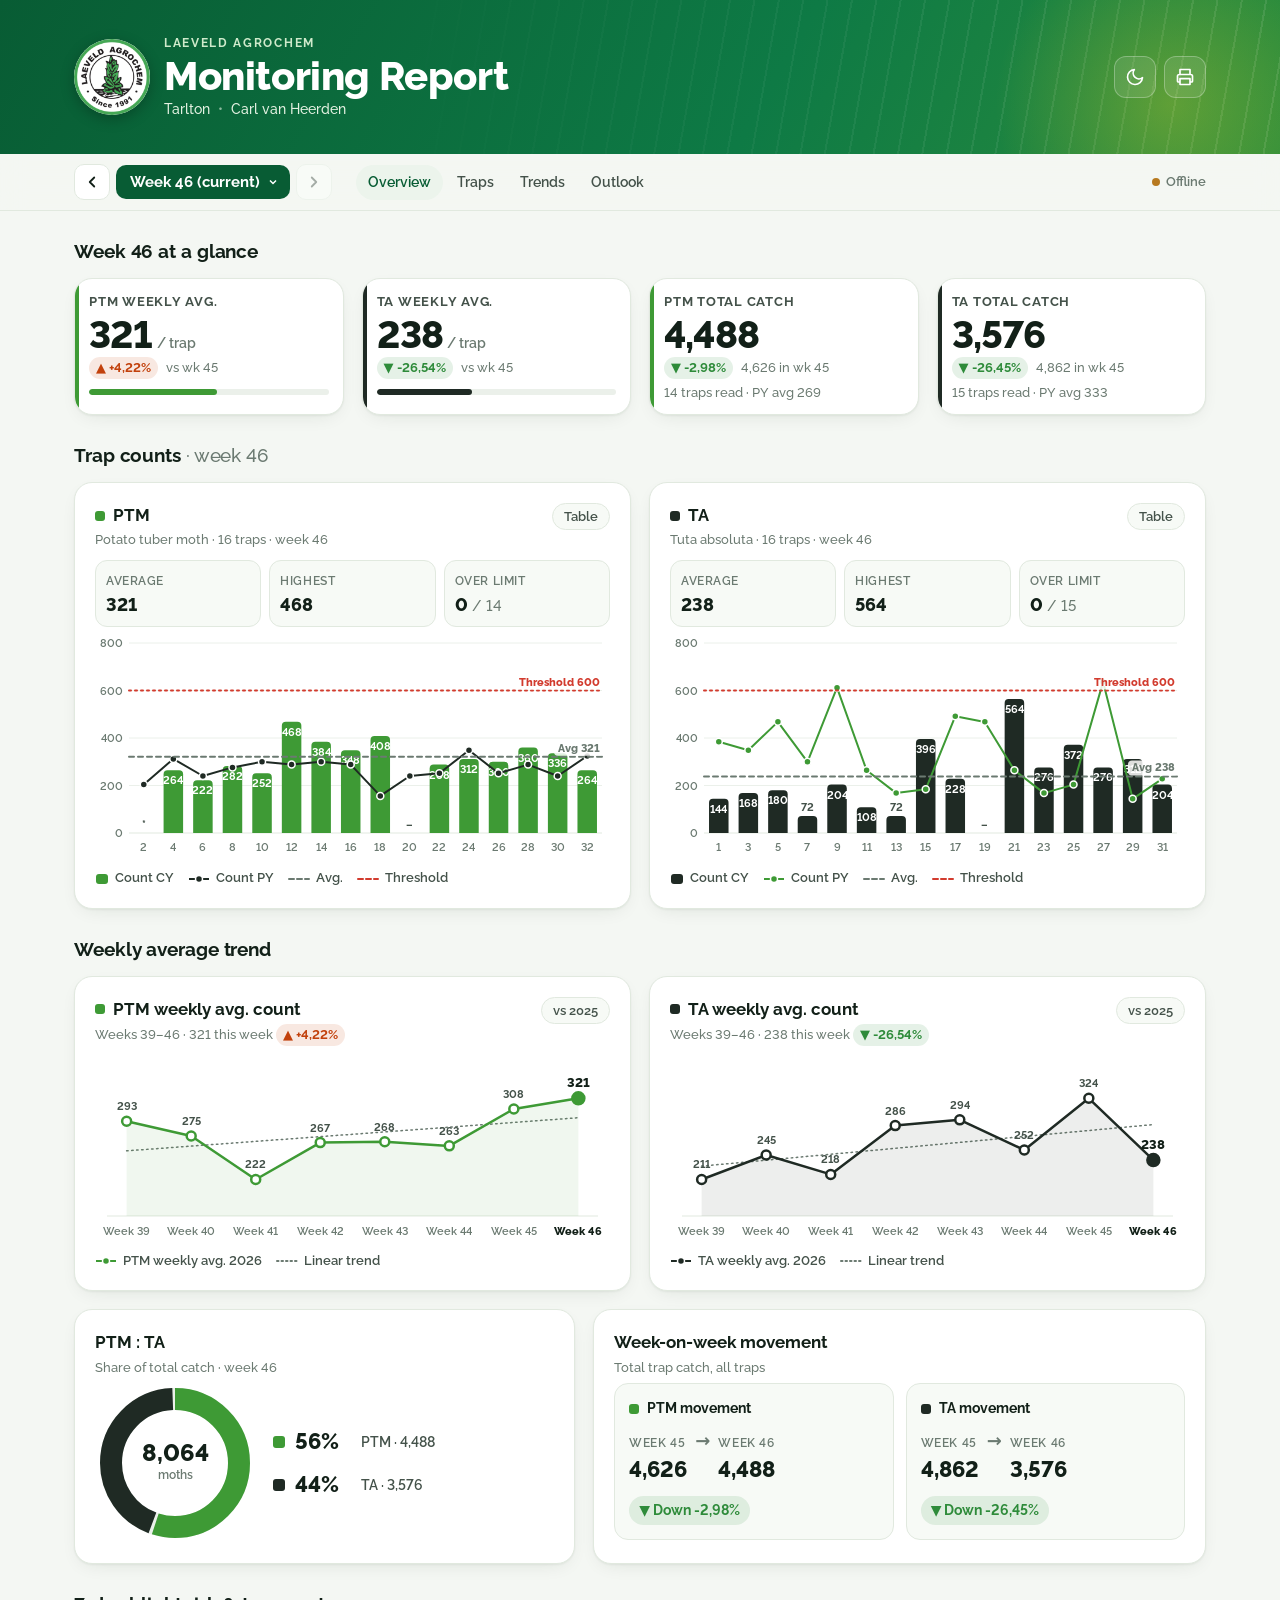
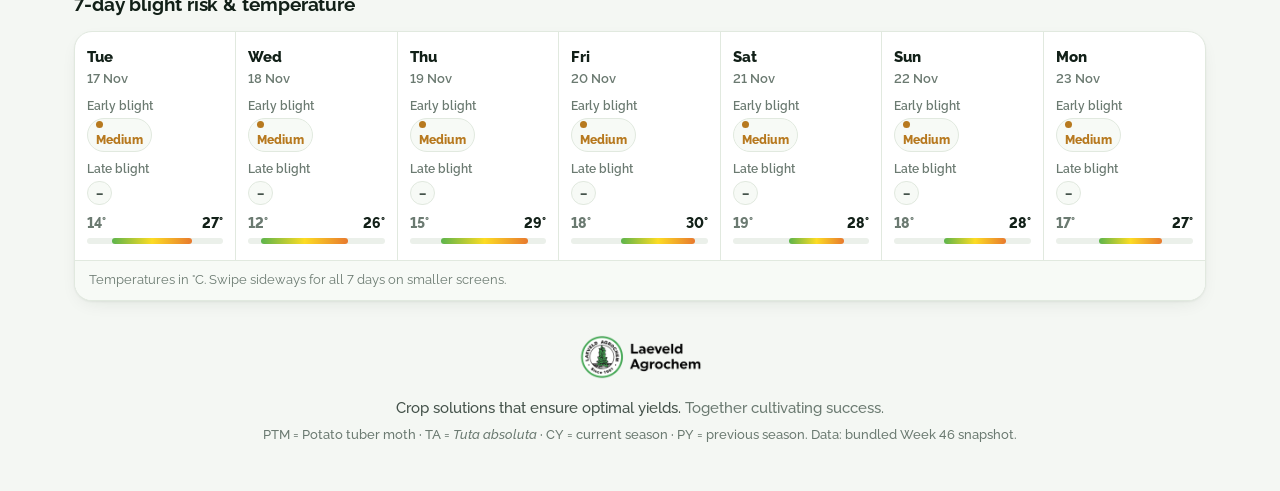
<file: index.html>
<!doctype html>
<html lang="en">
<head>
<meta charset="utf-8">
<meta name="viewport" content="width=device-width, initial-scale=1, viewport-fit=cover">
<title>LAC Monitoring Report</title>
<meta name="description" content="Laeveld Agrochem weekly pest-trap monitoring report – PTM and Tuta absoluta counts, trends and blight outlook.">
<meta name="theme-color" content="#085C34">
<link rel="icon" href="logo-badge.png">
<link rel="apple-touch-icon" href="logo-badge.png">
<link rel="preconnect" href="https://fonts.googleapis.com">
<link rel="preconnect" href="https://fonts.gstatic.com" crossorigin>
<link href="https://fonts.googleapis.com/css2?family=Raleway:wght@400;500;600;700;800&display=swap" rel="stylesheet">
<link rel="stylesheet" href="styles.css?v=202611161415">
</head>
<body>
<a class="skip" href="#main">Skip to report</a>

<header class="hero">
  <div class="hero__rows" aria-hidden="true"></div>
  <div class="wrap hero__inner">
    <div class="brand">
      <img class="brand__badge" src="logo-badge.png" alt="Laeveld Agrochem, since 1991" width="64" height="64">
      <div>
        <p class="eyebrow" id="company">Laeveld Agrochem</p>
        <h1 id="title">Monitoring Report</h1>
        <p class="hero__meta"><span id="region">Tarlton</span><span class="dot" aria-hidden="true">•</span><span id="rep">Carl van Heerden</span></p>
      </div>
    </div>
    <div class="hero__actions">
      <button class="iconbtn" id="themeBtn" type="button" aria-label="Toggle dark mode" title="Toggle dark mode">
        <svg viewBox="0 0 24 24" width="20" height="20" aria-hidden="true"><path d="M21 12.8A9 9 0 1 1 11.2 3a7 7 0 0 0 9.8 9.8Z" fill="none" stroke="currentColor" stroke-width="2" stroke-linejoin="round"/></svg>
      </button>
      <button class="iconbtn" id="printBtn" type="button" aria-label="Print or save as PDF" title="Print / save as PDF">
        <svg viewBox="0 0 24 24" width="20" height="20" aria-hidden="true"><path d="M6 9V3h12v6M6 18H4a1 1 0 0 1-1-1v-6a2 2 0 0 1 2-2h14a2 2 0 0 1 2 2v6a1 1 0 0 1-1 1h-2M6 14h12v7H6z" fill="none" stroke="currentColor" stroke-width="2" stroke-linejoin="round"/></svg>
      </button>
    </div>
  </div>
</header>

<div class="weekbar" id="weekbar">
  <div class="wrap weekbar__inner">
    <div class="weekpicker" role="group" aria-label="Report week">
      <button class="iconbtn iconbtn--sm" id="prevWeek" type="button" aria-label="Previous week">
        <svg viewBox="0 0 24 24" width="18" height="18" aria-hidden="true"><path d="m15 18-6-6 6-6" fill="none" stroke="currentColor" stroke-width="2.4" stroke-linecap="round" stroke-linejoin="round"/></svg>
      </button>
      <label class="sr" for="weekSel">Report week</label>
      <select id="weekSel"></select>
      <button class="iconbtn iconbtn--sm" id="nextWeek" type="button" aria-label="Next week">
        <svg viewBox="0 0 24 24" width="18" height="18" aria-hidden="true"><path d="m9 18 6-6-6-6" fill="none" stroke="currentColor" stroke-width="2.4" stroke-linecap="round" stroke-linejoin="round"/></svg>
      </button>
    </div>
    <nav class="tabs" aria-label="Report sections">
      <a href="#overview" class="is-active">Overview</a>
      <a href="#traps">Traps</a>
      <a href="#trends">Trends</a>
      <a href="#outlook">Outlook</a>
    </nav>
    <p class="source" id="source" aria-live="polite"><span class="source__dot"></span><span class="source__txt">Loading…</span></p>
  </div>
</div>

<main id="main" class="wrap">

  <section id="overview" class="section" aria-labelledby="ov-h">
    <h2 id="ov-h" class="section__title">Week <span data-week></span> at a glance</h2>
    <div class="kpis" id="kpis"></div>
  </section>

  <section id="traps" class="section" aria-labelledby="tr-h">
    <h2 id="tr-h" class="section__title">Trap counts <span class="muted">· week <span data-week></span></span></h2>
    <div class="grid2">
      <article class="card" id="card-PTM"></article>
      <article class="card" id="card-TA"></article>
    </div>
  </section>

  <section id="trends" class="section" aria-labelledby="tn-h">
    <h2 id="tn-h" class="section__title">Weekly average trend</h2>
    <div class="grid2 grid2--trend">
      <article class="card" id="trend-PTM"></article>
      <article class="card" id="trend-TA"></article>
    </div>
    <div class="grid2 grid2--split">
      <article class="card" id="ratio"></article>
      <article class="card" id="movement"></article>
    </div>
  </section>

  <section id="outlook" class="section" aria-labelledby="ol-h">
    <h2 id="ol-h" class="section__title">7-day blight risk &amp; temperature</h2>
    <article class="card card--flush" id="forecast"></article>
  </section>

  <footer class="foot">
    <img src="logo.png" alt="Laeveld Agrochem" width="175" height="50" class="foot__logo">
    <p>Crop solutions that ensure optimal yields. <span class="muted">Together cultivating success.</span></p>
    <p class="muted small">PTM = Potato tuber moth · TA = <i>Tuta absoluta</i> · CY = current season · PY = previous season. <span id="srcFoot"></span></p>
  </footer>
</main>

<div class="tip" id="tip" role="tooltip" hidden></div>

<script src="config.js?v=202611161415"></script>
<script src="data/snapshot.js?v=202611161415"></script>
<script src="lib.js?v=202611161415"></script>
<script src="app.js?v=202611161415"></script>
</body>
</html>
</file>
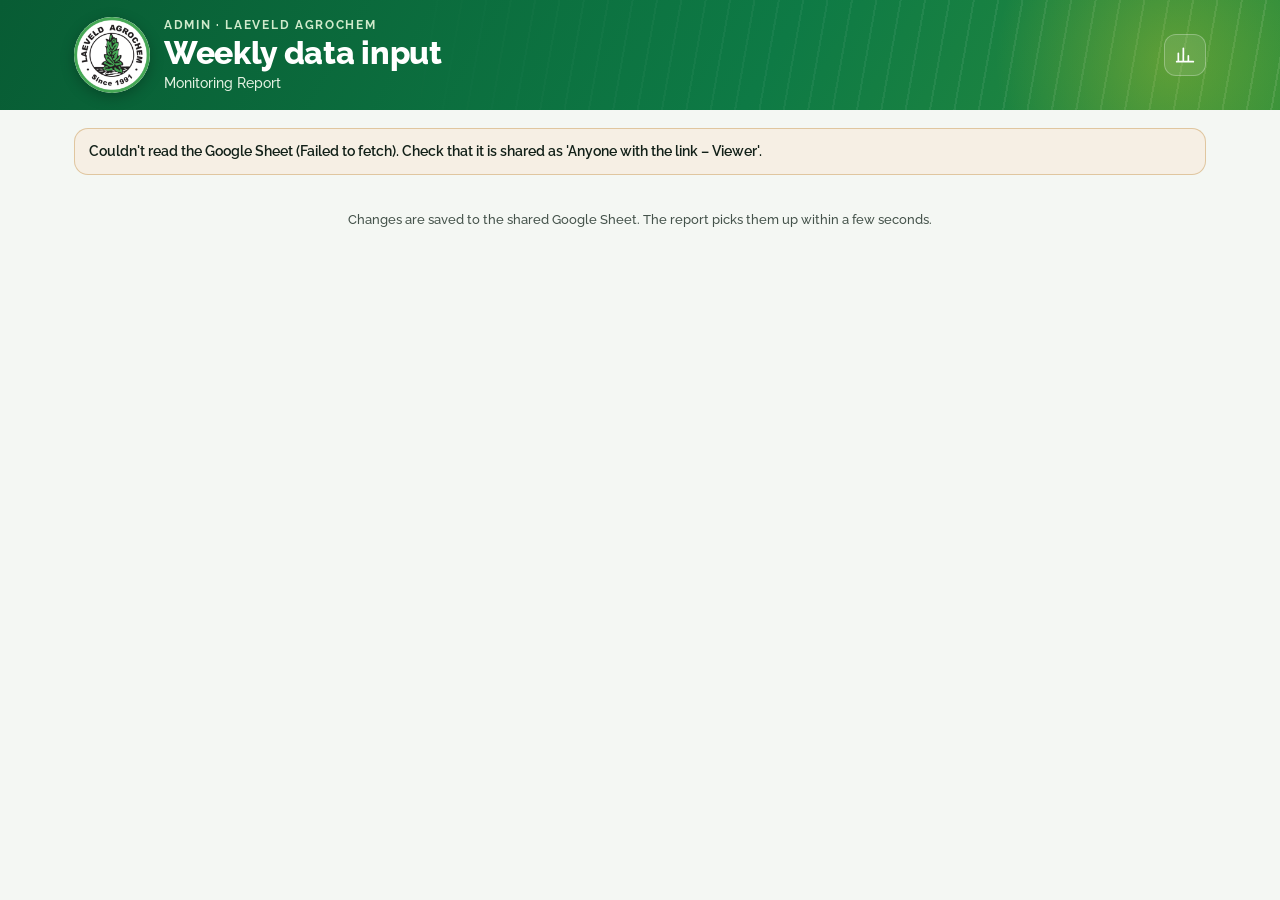
<file: input/index.html>
<!doctype html>
<html lang="en">
<head>
<meta charset="utf-8">
<meta name="viewport" content="width=device-width, initial-scale=1, viewport-fit=cover">
<title>LAC Data Input</title>
<meta name="robots" content="noindex, nofollow">
<meta name="theme-color" content="#085C34">
<link rel="icon" href="../logo-badge.png">
<link rel="preconnect" href="https://fonts.googleapis.com">
<link rel="preconnect" href="https://fonts.gstatic.com" crossorigin>
<link href="https://fonts.googleapis.com/css2?family=Raleway:wght@400;500;600;700;800&display=swap" rel="stylesheet">
<link rel="stylesheet" href="../styles.css?v=202611161415">
<link rel="stylesheet" href="input.css?v=202611161415">
</head>
<body class="admin">
<a class="skip" href="#main">Skip to form</a>

<header class="hero hero--slim">
  <div class="hero__rows" aria-hidden="true"></div>
  <div class="wrap hero__inner">
    <div class="brand">
      <img class="brand__badge" src="../logo-badge.png" alt="Laeveld Agrochem, since 1991" width="56" height="56">
      <div>
        <p class="eyebrow">Admin · Laeveld Agrochem</p>
        <h1>Weekly data input</h1>
        <p class="hero__meta" id="who">Monitoring Report</p>
      </div>
    </div>
    <div class="hero__actions">
      <a class="iconbtn" href="../" title="Open the report" aria-label="Open the report">
        <svg viewBox="0 0 24 24" width="20" height="20" aria-hidden="true"><path d="M4 20V10M10 20V4M16 20v-7M22 20H2" fill="none" stroke="currentColor" stroke-width="2" stroke-linecap="round"/></svg>
      </a>
      <button class="iconbtn" id="lockBtn" type="button" title="Lock" aria-label="Lock the input page" hidden>
        <svg viewBox="0 0 24 24" width="20" height="20" aria-hidden="true"><rect x="4" y="11" width="16" height="10" rx="2" fill="none" stroke="currentColor" stroke-width="2"/><path d="M8 11V7a4 4 0 0 1 8 0v4" fill="none" stroke="currentColor" stroke-width="2"/></svg>
      </button>
    </div>
  </div>
</header>

<main id="main" class="wrap">

  <!-- Gate: passcode -->
  <section id="gate" class="gate card" hidden>
    <h2 class="section__title" id="gateTitle">Unlock data input</h2>
    <p class="card__sub" id="gateSub">Enter the admin passcode to add or edit weekly data.</p>
    <form id="gateForm" class="gate__form" autocomplete="off">
      <label class="field"><span>Passcode</span><input type="password" id="pass1" autocomplete="current-password" required minlength="8"></label>
      <label class="field" id="pass2wrap" hidden><span>Confirm passcode</span><input type="password" id="pass2" autocomplete="new-password" minlength="8"></label>
      <button class="btn btn--primary" type="submit" id="gateBtn">Unlock</button>
      <p class="formmsg" id="gateMsg" role="alert"></p>
    </form>
  </section>

  <section id="notice" class="notice" hidden></section>

  <!-- Editor -->
  <form id="editor" class="editor" hidden novalidate>
    <div class="toolbar card">
      <div class="seg" role="radiogroup" aria-label="Season">
        <label><input type="radio" name="season" value="CY" checked><span id="segCY">2026</span></label>
        <label><input type="radio" name="season" value="PY"><span id="segPY">2025</span></label>
      </div>
      <label class="field field--inline"><span>Week</span>
        <select id="weekSel"></select>
      </label>
      <label class="field field--inline" id="newWeekWrap" hidden><span>New week no.</span>
        <input id="newWeek" type="number" inputmode="numeric" min="1" max="53" step="1">
      </label>
      <p class="toolbar__state" id="modeTxt"></p>
      <button class="btn btn--danger" type="button" id="deleteBtn" hidden>
        <svg viewBox="0 0 24 24" width="16" height="16" aria-hidden="true"><path d="M4 7h16M9 7V4h6v3M6 7l1 13h10l1-13M10 11v6M14 11v6" fill="none" stroke="currentColor" stroke-width="2" stroke-linecap="round" stroke-linejoin="round"/></svg>
        <span id="deleteTxt">Delete week</span>
      </button>
    </div>

    <div class="cols">
      <div class="cols__main">
        <section class="section" aria-labelledby="h-traps">
          <h2 class="section__title" id="h-traps">Trap counts <span class="muted" id="trapsWeek"></span></h2>
          <p class="hint">Enter each trap's moth count. Leave a trap blank if it was not read. The grey number is last week's count.</p>
          <div class="grid2" id="trapGroups"></div>
        </section>

        <section class="section" aria-labelledby="h-fc" id="fcSection">
          <h2 class="section__title" id="h-fc">Blight risk &amp; temperature <span class="muted">· 7-day outlook</span></h2>
          <p class="hint">Change the first date and the other days follow. Temperatures are in °C.</p>
          <div class="card card--flush">
            <div class="fcin" id="fcRows" role="table" aria-label="7-day outlook"></div>
          </div>
        </section>
      </div>

      <aside class="cols__side" aria-label="Live calculations">
        <div class="card summary" id="summary"></div>
      </aside>
    </div>

    <div class="savebar">
      <div class="wrap savebar__inner">
        <label class="check"><input type="checkbox" id="setCurrent" checked> <span>Show this week first in the report</span></label>
        <p class="savebar__status" id="status" aria-live="polite"></p>
        <button class="btn btn--ghost" type="button" id="resetBtn">Discard changes</button>
        <button class="btn btn--primary" type="submit" id="saveBtn">Save week</button>
      </div>
    </div>
  </form>

  <p class="foot small muted">Changes are saved to the shared Google Sheet. The report picks them up within a few seconds.</p>
</main>

<dialog class="modal" id="delDlg" aria-labelledby="delTitle" aria-describedby="delBody">
  <form method="dialog" class="modal__inner">
    <div class="modal__icon" aria-hidden="true">
      <svg viewBox="0 0 24 24" width="26" height="26"><path d="M12 9v4M12 17h.01M10.3 3.9 1.8 18a2 2 0 0 0 1.7 3h17a2 2 0 0 0 1.7-3L13.7 3.9a2 2 0 0 0-3.4 0Z" fill="none" stroke="currentColor" stroke-width="2" stroke-linecap="round" stroke-linejoin="round"/></svg>
    </div>
    <h2 id="delTitle">Are you sure you want to delete Week #?</h2>
    <p id="delBody"></p>
    <p class="formmsg" id="delMsg" role="alert"></p>
    <div class="modal__actions">
      <button class="btn btn--ghost" value="cancel" id="delCancel" autofocus>Cancel</button>
      <button class="btn btn--danger btn--solid" type="button" id="delConfirm">Delete week</button>
    </div>
  </form>
</dialog>

<div class="toast" id="toast" role="status" hidden></div>

<script src="../config.js?v=202611161415"></script>
<script src="../lib.js?v=202611161415"></script>
<script src="admin.js?v=202611161415"></script>
</body>
</html>
</file>
<file: styles.css>
/* Laeveld Agrochem brand tokens (from laeveld.co.za global kit) */
:root{
  --forest:#085C34; --leaf:#5CB44C; --mint:#ECF4EC; --sun:#FCDC24;
  --bg:#F4F7F3; --surface:#FFFFFF; --surface-2:#F7FAF6; --line:#E1E9DF; --grid:#EBF0EA;
  --ink:#122018; --ink-2:#44524A; --ink-3:#6B7A71;
  --ptm:#3E9A35; --ptm-soft:#DCEFD7; --ta:#1F2A24; --ta-soft:#DDE3DF;
  --py:#8A968F; --avg:#6B7A71; --thr:#D23B2E;
  --good:#2E8B3A; --bad:#C2410C; --warn:#B7791F;
  --hero-a:#085C34; --hero-b:#0E7A45;
  --shadow:0 1px 2px rgba(10,40,20,.05),0 6px 20px -8px rgba(10,40,20,.12);
  --r:18px;
  color-scheme:light;
}
@media (prefers-color-scheme:dark){
  :root:not([data-theme="light"]){
    --bg:#0E1411; --surface:#151D18; --surface-2:#1A231D; --line:#26322A; --grid:#202A23;
    --ink:#E9F0EA; --ink-2:#B5C2B9; --ink-3:#8A988F;
    --ptm:#6CC45B; --ptm-soft:#21391F; --ta:#C9D3CC; --ta-soft:#2A332D;
    --py:#7E8C83; --avg:#9AA89F; --thr:#F06455; --good:#5FC46C; --bad:#F08A5D;
    --hero-a:#063F24; --hero-b:#0A5A33;
    --shadow:0 1px 2px rgba(0,0,0,.3),0 8px 24px -10px rgba(0,0,0,.6);
    color-scheme:dark;
  }
}
:root[data-theme="dark"]{
  --bg:#0E1411; --surface:#151D18; --surface-2:#1A231D; --line:#26322A; --grid:#202A23;
  --ink:#E9F0EA; --ink-2:#B5C2B9; --ink-3:#8A988F;
  --ptm:#6CC45B; --ptm-soft:#21391F; --ta:#C9D3CC; --ta-soft:#2A332D;
  --py:#7E8C83; --avg:#9AA89F; --thr:#F06455; --good:#5FC46C; --bad:#F08A5D;
  --hero-a:#063F24; --hero-b:#0A5A33;
  --shadow:0 1px 2px rgba(0,0,0,.3),0 8px 24px -10px rgba(0,0,0,.6);
  color-scheme:dark;
}

*{box-sizing:border-box}
html{scroll-behavior:smooth;scroll-padding-top:76px;-webkit-text-size-adjust:100%}
body{margin:0;background:var(--bg);color:var(--ink);font:400 15px/1.5 Raleway,system-ui,-apple-system,Segoe UI,sans-serif;font-variant-numeric:lining-nums tabular-nums}
.wrap{max-width:1180px;margin:0 auto;padding:0 16px}
@media (min-width:768px){.wrap{padding:0 24px}}
.sr{position:absolute;width:1px;height:1px;overflow:hidden;clip:rect(0 0 0 0);white-space:nowrap}
.skip{position:absolute;left:-999px;top:8px;background:var(--sun);color:#111;padding:8px 12px;border-radius:8px;z-index:100;font-weight:700}
.skip:focus{left:8px}
.muted{color:var(--ink-3);font-weight:500}
.small{font-size:12.5px}
:focus-visible{outline:3px solid var(--sun);outline-offset:2px;border-radius:6px}

/* Hero */
.hero{position:relative;overflow:hidden;color:#fff;background:linear-gradient(120deg,var(--hero-a) 0%,var(--hero-b) 60%,#3E9A35 130%)}
.hero__rows{position:absolute;inset:0;opacity:.18;
  background:repeating-linear-gradient(100deg,transparent 0 22px,rgba(255,255,255,.55) 22px 24px);
  -webkit-mask-image:linear-gradient(90deg,transparent 30%,#000 100%);mask-image:linear-gradient(90deg,transparent 30%,#000 100%)}
.hero::after{content:"";position:absolute;right:-80px;bottom:-140px;width:380px;height:380px;border-radius:50%;background:radial-gradient(circle,rgba(252,220,36,.28),transparent 65%)}
.hero__inner{position:relative;z-index:1;display:flex;align-items:center;justify-content:space-between;gap:12px;padding-top:22px;padding-bottom:22px}
.brand{display:flex;align-items:center;gap:14px;min-width:0}
.brand__badge{width:56px;height:56px;border-radius:50%;background:#fff;box-shadow:0 4px 14px rgba(0,0,0,.25);flex:none}
@media (max-width:520px){.hero__actions .iconbtn{width:38px;height:38px}#printBtn{display:none}.weekbar__inner{gap:8px;padding-top:8px;padding-bottom:6px}}
@media (min-width:768px){.brand__badge{width:76px;height:76px}.hero__inner{padding-top:34px;padding-bottom:34px}}
.eyebrow{margin:0;font-size:12px;font-weight:700;letter-spacing:.14em;text-transform:uppercase;color:#CFEACB}
h1{margin:2px 0 2px;font-size:clamp(24px,5.4vw,40px);line-height:1.08;font-weight:800;letter-spacing:-.01em}
.hero__meta{margin:0;font-size:14px;color:#E3F1E1;font-weight:500}
.hero__meta .dot{margin:0 8px;opacity:.6}
.hero__actions{display:flex;gap:8px;flex:none}
.iconbtn{display:inline-grid;place-items:center;width:42px;height:42px;border-radius:12px;border:1px solid rgba(255,255,255,.28);background:rgba(255,255,255,.1);color:inherit;cursor:pointer;transition:background .15s}
.iconbtn:hover{background:rgba(255,255,255,.2)}
.iconbtn--sm{width:36px;height:36px;border-radius:10px;border-color:var(--line);background:var(--surface);color:var(--ink)}
.iconbtn--sm:hover{background:var(--surface-2)}
.iconbtn:disabled{opacity:.35;cursor:default}

/* Sticky week bar */
.weekbar{position:sticky;top:0;z-index:20;background:color-mix(in srgb,var(--bg) 86%,transparent);backdrop-filter:saturate(1.4) blur(12px);-webkit-backdrop-filter:saturate(1.4) blur(12px);border-bottom:1px solid var(--line)}
.weekbar__inner{display:flex;align-items:center;gap:12px;flex-wrap:wrap;padding-top:10px;padding-bottom:10px}
.weekpicker{display:flex;align-items:center;gap:6px}
.weekpicker select{appearance:none;-webkit-appearance:none;font:700 15px Raleway,sans-serif;color:#fff;background:var(--forest);border:0;border-radius:10px;padding:8px 30px 8px 14px;cursor:pointer;
  background-image:url("data:image/svg+xml,%3Csvg xmlns='http://www.w3.org/2000/svg' width='12' height='12' viewBox='0 0 24 24'%3E%3Cpath d='m6 9 6 6 6-6' fill='none' stroke='%23fff' stroke-width='3'/%3E%3C/svg%3E");background-repeat:no-repeat;background-position:right 11px center}
.tabs{display:flex;gap:2px;overflow-x:auto;scrollbar-width:none;order:3;width:100%}
.tabs::-webkit-scrollbar{display:none}
.tabs a{flex:none;padding:7px 12px;border-radius:999px;color:var(--ink-2);text-decoration:none;font-weight:600;font-size:14px}
.tabs a:hover{background:var(--surface)}
.tabs a.is-active{background:var(--mint);color:var(--forest)}
:root[data-theme="dark"] .tabs a.is-active{background:var(--ptm-soft);color:var(--ptm)}
@media (prefers-color-scheme:dark){:root:not([data-theme="light"]) .tabs a.is-active{background:var(--ptm-soft);color:var(--ptm)}}
.source{margin:0 0 0 auto;display:flex;align-items:center;gap:6px;font-size:12.5px;color:var(--ink-3);font-weight:600}
.source__dot{width:8px;height:8px;border-radius:50%;background:var(--ink-3)}
.source.is-live .source__dot{background:var(--leaf);box-shadow:0 0 0 3px color-mix(in srgb,var(--leaf) 25%,transparent)}
.source.is-offline .source__dot{background:var(--warn)}
@media (min-width:900px){.tabs{order:0;width:auto;margin-left:12px}}

/* Sections & cards */
.section{padding-top:26px}
.section__title{margin:0 0 12px;font-size:19px;font-weight:700;letter-spacing:-.005em}
.card{background:var(--surface);border:1px solid var(--line);border-radius:var(--r);box-shadow:var(--shadow);padding:16px;min-width:0}
@media (min-width:768px){.card{padding:20px}}
.card--flush{padding:0;overflow:hidden}
.card__head{display:flex;align-items:flex-start;justify-content:space-between;gap:10px;margin-bottom:6px}
.card__title{margin:0;font-size:17px;font-weight:700;display:flex;align-items:center;gap:8px}
.card__sub{margin:2px 0 0;color:var(--ink-3);font-size:13px;font-weight:500}
.pill{display:inline-flex;align-items:center;gap:6px;font-size:12px;font-weight:700;padding:3px 9px;border-radius:999px;background:var(--surface-2);border:1px solid var(--line);color:var(--ink-2);white-space:nowrap}
.swatch{width:10px;height:10px;border-radius:3px;display:inline-block;flex:none}
.grid2{display:grid;gap:14px}
@media (min-width:900px){.grid2{grid-template-columns:1fr 1fr;gap:18px}.grid2--split{grid-template-columns:minmax(0,.9fr) minmax(0,1.1fr)}}
.grid2--split{margin-top:14px}
@media (min-width:900px){.grid2--split{margin-top:18px}}

/* KPI tiles */
.kpis{display:grid;grid-template-columns:repeat(2,minmax(0,1fr));gap:12px}
@media (min-width:900px){.kpis{grid-template-columns:repeat(4,minmax(0,1fr));gap:18px}}
.kpi{position:relative;background:var(--surface);border:1px solid var(--line);border-radius:var(--r);box-shadow:var(--shadow);padding:14px 14px 12px;overflow:hidden;min-width:0}
.kpi::before{content:"";position:absolute;left:0;top:0;bottom:0;width:4px;background:var(--k,var(--leaf))}
.kpi__label{margin:0;font-size:12.5px;font-weight:700;color:var(--ink-2);text-transform:uppercase;letter-spacing:.06em}
.kpi__value{margin:4px 0 2px;font-size:clamp(28px,7vw,38px);font-weight:800;line-height:1.05;letter-spacing:-.02em}
.kpi__value small{font-size:14px;font-weight:600;color:var(--ink-3);letter-spacing:0;margin-left:4px}
.kpi__foot{margin:0;font-size:13px;color:var(--ink-3);font-weight:500;display:flex;flex-wrap:wrap;gap:4px 8px;align-items:center}
.delta{display:inline-flex;align-items:center;gap:3px;font-weight:700;font-size:13px;padding:1px 7px;border-radius:999px}
.delta--down{color:var(--good);background:color-mix(in srgb,var(--good) 12%,transparent)}
.delta--up{color:var(--bad);background:color-mix(in srgb,var(--bad) 12%,transparent)}
.delta--flat{color:var(--ink-3);background:var(--surface-2)}
.kpi__bar{height:6px;border-radius:99px;background:var(--grid);margin-top:10px;overflow:hidden}
.kpi__bar i{display:block;height:100%;border-radius:99px;background:var(--k)}

/* Charts */
.chart{position:relative;width:100%}
.chart svg{display:block;width:100%;height:auto;overflow:visible}
.chart text{font-family:Raleway,sans-serif;fill:var(--ink-3);font-size:11px;font-weight:600}
.chart .val{fill:var(--ink-2);font-size:10.5px;font-weight:700}
.chart .val--in{fill:#fff}
.chart .gridline{stroke:var(--grid);stroke-width:1}
.chart .axis{stroke:var(--line);stroke-width:1}
.chart .hit{fill:transparent;cursor:pointer}
.chart .hit:hover+.hl,.chart .hl.on{opacity:1}
.chart .hl{fill:var(--ink);opacity:0;transition:opacity .12s}
.legend{display:flex;flex-wrap:wrap;gap:6px 14px;margin:10px 0 0;padding:0;list-style:none;font-size:12.5px;color:var(--ink-2);font-weight:600}
.legend li{display:flex;align-items:center;gap:6px}
.legend svg{flex:none}
.card__tools{display:flex;gap:6px;align-items:center}
.toggle{font:600 12.5px Raleway,sans-serif;color:var(--ink-2);background:var(--surface-2);border:1px solid var(--line);border-radius:999px;padding:5px 11px;cursor:pointer;white-space:nowrap}
.toggle[aria-pressed="true"]{background:var(--forest);border-color:var(--forest);color:#fff}
.stats{display:flex;flex-wrap:wrap;gap:8px;margin:10px 0 2px}
.stat{flex:1 1 90px;background:var(--surface-2);border:1px solid var(--line);border-radius:12px;padding:8px 10px}
.stat b{display:block;font-size:18px;font-weight:800}
.stat span{font-size:11.5px;color:var(--ink-3);font-weight:600;text-transform:uppercase;letter-spacing:.05em}

/* Data tables */
.tablewrap{overflow-x:auto;margin-top:10px;border:1px solid var(--line);border-radius:12px}
table{border-collapse:collapse;width:100%;font-size:13.5px}
th,td{padding:8px 10px;text-align:right;border-bottom:1px solid var(--line);white-space:nowrap}
th:first-child,td:first-child,th:nth-child(2),td:nth-child(2){text-align:left}
thead th{background:var(--surface-2);font-size:11.5px;text-transform:uppercase;letter-spacing:.05em;color:var(--ink-3)}
tbody tr:last-child td{border-bottom:0}
td.over{color:var(--thr);font-weight:800}

/* Donut + movement */
.donut{display:flex;align-items:center;gap:18px;flex-wrap:wrap}
.donut svg{width:160px;height:160px;flex:none}
.donut__list{flex:1 1 150px;display:grid;gap:10px;margin:0;padding:0;list-style:none}
.donut__list li{display:flex;align-items:center;gap:10px}
.donut__list b{font-size:22px;font-weight:800;min-width:56px}
.donut__list span{color:var(--ink-2);font-weight:600;font-size:13.5px}
.donut__center{font-size:12px !important;fill:var(--ink-3) !important}
.donut__big{font-size:24px !important;fill:var(--ink) !important;font-weight:800 !important}
.moves{display:grid;gap:12px}
@media (min-width:560px){.moves{grid-template-columns:1fr 1fr}}
.move{border:1px solid var(--line);border-radius:14px;padding:14px;background:var(--surface-2)}
.move h3{margin:0 0 8px;font-size:14px;font-weight:700;display:flex;align-items:center;gap:8px}
.move__vs{display:flex;align-items:baseline;gap:8px;flex-wrap:wrap;font-weight:600;color:var(--ink-3);font-size:13px}
.move__vs b{font-size:22px;color:var(--ink);font-weight:800}
.move__vs .wk{font-size:11.5px;text-transform:uppercase;letter-spacing:.05em;display:block}
.move__arrow{font-size:18px;color:var(--ink-3)}
.move .delta{margin-top:10px;font-size:14px;padding:4px 10px}

/* Forecast */
.fc{display:grid;grid-template-columns:repeat(7,minmax(118px,1fr));overflow-x:auto;scroll-snap-type:x mandatory}
.fc__day{scroll-snap-align:start;padding:14px 12px 16px;border-right:1px solid var(--line);display:flex;flex-direction:column;gap:8px;min-width:0}
.fc__day:last-child{border-right:0}
.fc__dow{margin:0;font-weight:800;font-size:15px}
.fc__date{margin:-6px 0 0;font-size:12.5px;color:var(--ink-3);font-weight:600}
.risk{display:flex;flex-direction:column;gap:4px;font-size:12px;font-weight:600;color:var(--ink-3)}
.risk span{display:flex;flex-direction:column;align-items:flex-start;gap:3px}
.risk{gap:8px}
.lvl{display:inline-flex;align-items:center;gap:5px;font-weight:800;font-size:12px;padding:2px 8px;border-radius:999px;color:var(--ink-2);background:var(--surface-2);border:1px solid var(--line)}
.lvl::before{content:"";width:7px;height:7px;border-radius:50%;background:currentColor}
.lvl--low{color:var(--good)}
.lvl--medium{color:var(--warn)}
.lvl--high{color:var(--bad)}
.lvl--none::before{display:none}
.temp{margin-top:auto}
.temp__nums{display:flex;justify-content:space-between;font-weight:800;font-size:14px}
.temp__nums .lo{color:var(--ink-3)}
.temp__track{position:relative;height:6px;border-radius:99px;background:var(--grid);margin-top:4px}
.temp__fill{position:absolute;top:0;bottom:0;border-radius:99px;background:linear-gradient(90deg,#5CB44C,#FCDC24,#E8792E)}
.fc__note{padding:10px 14px;border-top:1px solid var(--line);font-size:12.5px;color:var(--ink-3);margin:0;background:var(--surface-2)}
@media (min-width:900px){.fc{overflow:visible}}

/* Tooltip */
.tip{position:fixed;z-index:50;pointer-events:none;background:var(--ink);color:var(--bg);border-radius:10px;padding:8px 10px;font-size:12.5px;line-height:1.45;box-shadow:0 10px 30px rgba(0,0,0,.25);max-width:240px}
.tip b{font-weight:800}
.tip .row{display:flex;justify-content:space-between;gap:14px}
.tip .k{opacity:.75}

.foot{padding:34px 0 40px;text-align:center;color:var(--ink-2);font-weight:500}
.foot p{margin:6px 0}
.foot__logo{height:44px;width:auto;margin-bottom:6px}
:root[data-theme="dark"] .foot__logo{background:#fff;border-radius:10px;padding:4px 8px}
@media (prefers-color-scheme:dark){:root:not([data-theme="light"]) .foot__logo{background:#fff;border-radius:10px;padding:4px 8px}}

.loading .kpis,.loading .card{opacity:.5}

@media print{
  @page{size:A4;margin:10mm}
  body{background:#fff;font-size:12px}
  .weekbar,.hero__actions,.toggle,.skip{display:none !important}
  .hero{-webkit-print-color-adjust:exact;print-color-adjust:exact}
  .card,.kpi{box-shadow:none;break-inside:avoid}
  .grid2{grid-template-columns:1fr 1fr}
  .kpis{grid-template-columns:repeat(4,1fr)}
  .fc{overflow:visible}
  *{-webkit-print-color-adjust:exact;print-color-adjust:exact}
}
@media (prefers-reduced-motion:reduce){html{scroll-behavior:auto}*{transition:none !important}}
</file>
<file: input/input.css>
[hidden]{display:none !important}
/* Admin input page – builds on ../styles.css tokens */
.admin{padding-bottom:96px}
.hero--slim .hero__inner{padding-top:16px;padding-bottom:16px}
.hero--slim h1{font-size:clamp(22px,4.6vw,32px)}
a.iconbtn{color:#fff;text-decoration:none}

.btn{font:700 14.5px Raleway,sans-serif;border-radius:12px;padding:11px 18px;border:1px solid transparent;cursor:pointer;white-space:nowrap;min-height:44px}
.btn--primary{background:var(--forest);color:#fff}
.btn--primary:hover{background:#0B6E3F}
.btn--primary:disabled{opacity:.5;cursor:default}
.btn--ghost{background:transparent;border-color:var(--line);color:var(--ink-2)}
.btn--ghost:hover{background:var(--surface-2)}

.field{display:flex;flex-direction:column;gap:5px;font-weight:700;font-size:12.5px;color:var(--ink-2);text-transform:uppercase;letter-spacing:.05em}
.field input,.field select,.fcin input,.fcin select,.trap input{font:600 16px Raleway,sans-serif;color:var(--ink);background:var(--surface);border:1.5px solid var(--line);border-radius:10px;padding:9px 11px;min-height:44px;width:100%;text-transform:none;letter-spacing:0}
.field input:focus,.field select:focus,.fcin input:focus,.fcin select:focus,.trap input:focus{outline:none;border-color:var(--leaf);box-shadow:0 0 0 3px color-mix(in srgb,var(--leaf) 25%,transparent)}
.field--inline{flex-direction:row;align-items:center;gap:8px}
.field--inline select,.field--inline input{width:auto;min-width:120px}
input[aria-invalid="true"]{border-color:var(--thr) !important;background:color-mix(in srgb,var(--thr) 6%,var(--surface))}
.formmsg{margin:0;color:var(--thr);font-weight:700;font-size:13.5px;min-height:1.2em}

.gate{max-width:440px;margin:40px auto 0}
.gate__form{display:grid;gap:14px;margin-top:14px}
.notice{margin-top:18px;border-radius:14px;padding:12px 14px;font-weight:600;font-size:14px;background:color-mix(in srgb,var(--warn) 12%,var(--surface));border:1px solid color-mix(in srgb,var(--warn) 35%,transparent);color:var(--ink)}

.toolbar{display:flex;flex-wrap:wrap;align-items:center;gap:12px 18px;margin-top:18px;padding:12px 14px}
.toolbar__state{margin:0 0 0 auto;font-size:13px;font-weight:700;color:var(--ink-3)}
.toolbar__state b{color:var(--forest)}
.seg{display:inline-flex;background:var(--surface-2);border:1px solid var(--line);border-radius:12px;padding:3px}
.seg input{position:absolute;opacity:0;pointer-events:none}
.seg span{display:block;padding:7px 14px;border-radius:9px;font-weight:700;font-size:14px;color:var(--ink-2);cursor:pointer}
.seg input:checked+span{background:var(--forest);color:#fff}
.seg input:focus-visible+span{outline:3px solid var(--sun)}

.hint{margin:-4px 0 12px;color:var(--ink-3);font-size:13.5px;font-weight:500}
.cols{display:grid;gap:0 22px}
@media (min-width:1080px){.cols{grid-template-columns:minmax(0,1fr) 320px}.cols__side{position:relative}.summary{position:sticky;top:16px;margin-top:26px}}
@media (max-width:1079px){.cols__side{margin-top:22px}}

/* trap list */
.tgroup__head{display:flex;justify-content:space-between;align-items:center;margin-bottom:10px}
.tgroup__sum{font-size:13px;font-weight:700;color:var(--ink-3)}
.traps{display:grid;gap:8px}
.trap{display:grid;grid-template-columns:44px minmax(0,1fr) 96px;align-items:center;gap:10px;padding:6px 6px 6px 8px;border-radius:12px;background:var(--surface-2);border:1px solid var(--line)}
.trap__no{display:grid;place-items:center;width:40px;height:40px;border-radius:10px;font-weight:800;font-size:15px;color:var(--surface);background:var(--pc,var(--forest))}
.trap__meta{min-width:0}
.trap__client{display:block;font-weight:700;font-size:14px;white-space:nowrap;overflow:hidden;text-overflow:ellipsis}
.trap__aux{display:flex;gap:8px;font-size:12px;color:var(--ink-3);font-weight:600}
.trap__aux .over{color:var(--thr);font-weight:800}
.trap input{text-align:right;font-weight:800;font-variant-numeric:tabular-nums;padding:8px 10px}
.trap.is-changed{border-color:color-mix(in srgb,var(--leaf) 55%,transparent);background:color-mix(in srgb,var(--leaf) 8%,var(--surface))}

/* forecast rows */
.fcin__row{display:grid;grid-template-columns:150px repeat(2,minmax(0,1fr)) repeat(2,86px);gap:10px;align-items:end;padding:12px 14px;border-bottom:1px solid var(--line)}
.fcin__row:last-child{border-bottom:0}
.fcin__row label{display:flex;flex-direction:column;gap:4px;font-size:11.5px;font-weight:700;color:var(--ink-3);text-transform:uppercase;letter-spacing:.05em}
.fcin__day{font-weight:800;font-size:14px;color:var(--ink);text-transform:none;letter-spacing:0}
.fcin__row select.lvl-low{color:var(--good)} .fcin__row select.lvl-medium{color:var(--warn)} .fcin__row select.lvl-high{color:var(--bad)}
@media (max-width:640px){
  .fcin__row{grid-template-columns:repeat(2,minmax(0,1fr));gap:8px 10px}
  .fcin__row .fc-date{grid-column:1/-1}
}

/* summary */
.summary h2{margin:0 0 4px;font-size:16px}
.summary .card__sub{margin-bottom:12px}
.sum__pest{border:1px solid var(--line);border-radius:14px;padding:12px;margin-bottom:10px;background:var(--surface-2)}
.sum__pest h3{margin:0 0 8px;font-size:14px;display:flex;gap:8px;align-items:center}
.sum__grid{display:grid;grid-template-columns:1fr 1fr;gap:8px 12px}
.sum__grid div{display:flex;flex-direction:column}
.sum__grid span{font-size:11px;font-weight:700;color:var(--ink-3);text-transform:uppercase;letter-spacing:.05em}
.sum__grid b{font-size:19px;font-weight:800}
.sum__ratio{display:flex;height:12px;border-radius:99px;overflow:hidden;background:var(--grid);margin:6px 0 4px}
.sum__ratio i{display:block;height:100%}
.sum__legend{display:flex;justify-content:space-between;font-size:12.5px;font-weight:700;color:var(--ink-2)}

/* save bar */
.savebar{position:fixed;left:0;right:0;bottom:0;z-index:30;background:color-mix(in srgb,var(--surface) 92%,transparent);backdrop-filter:blur(12px);-webkit-backdrop-filter:blur(12px);border-top:1px solid var(--line);padding-bottom:env(safe-area-inset-bottom)}
.savebar__inner{display:flex;align-items:center;gap:10px 14px;padding-top:10px;padding-bottom:10px;flex-wrap:wrap}
.savebar__status{margin:0 auto 0 0;font-size:13px;font-weight:700;color:var(--ink-3)}
.savebar__status.is-dirty{color:var(--warn)}
.savebar__status.is-error{color:var(--thr)}
.check{display:flex;align-items:center;gap:8px;font-size:13.5px;font-weight:600;color:var(--ink-2);cursor:pointer}
.check input{width:18px;height:18px;accent-color:var(--forest)}
@media (max-width:640px){
  .savebar__inner{gap:8px}
  .check{width:100%;order:-1}
  .savebar__status{flex:1 1 100%;order:0}
  .savebar .btn{flex:1}
}
.toast{position:fixed;left:50%;bottom:92px;transform:translateX(-50%);z-index:40;background:var(--forest);color:#fff;font-weight:700;padding:12px 16px;border-radius:12px;box-shadow:0 10px 30px rgba(0,0,0,.25);max-width:calc(100% - 32px);font-size:14px}
.toast a{color:var(--sun);margin-left:8px}
.toast.is-error{background:var(--thr)}
.foot{text-align:center;padding:24px 0 16px}
@media (max-width:640px){.tgroup__head .muted{display:none}.trap__aux span:first-child{display:none}.trap{grid-template-columns:40px minmax(0,1fr) 88px}}

/* delete */
.btn--danger{display:inline-flex;align-items:center;gap:6px;background:transparent;border-color:color-mix(in srgb,var(--thr) 45%,transparent);color:var(--thr);padding:8px 14px;min-height:40px}
.btn--danger:hover{background:color-mix(in srgb,var(--thr) 10%,transparent)}
.btn--danger.btn--solid{background:var(--thr);border-color:var(--thr);color:#fff}
.btn--danger.btn--solid:hover{background:color-mix(in srgb,var(--thr) 85%,#000)}
.btn--danger:disabled{opacity:.55;cursor:default}
.modal{border:0;padding:0;border-radius:18px;background:var(--surface);color:var(--ink);box-shadow:0 24px 60px rgba(0,0,0,.35);width:min(440px,calc(100% - 32px))}
.modal::backdrop{background:rgba(8,20,12,.55);backdrop-filter:blur(2px)}
.modal__inner{padding:22px 22px 18px;display:grid;gap:10px}
.modal__icon{width:46px;height:46px;border-radius:50%;display:grid;place-items:center;color:var(--thr);background:color-mix(in srgb,var(--thr) 12%,transparent)}
.modal h2{margin:4px 0 0;font-size:19px;line-height:1.3}
.modal p{margin:0;color:var(--ink-2);font-size:14.5px}
.modal__actions{display:flex;justify-content:flex-end;gap:10px;margin-top:8px;flex-wrap:wrap}
@media (max-width:640px){.modal__actions .btn{flex:1}.toolbar .btn--danger{margin-left:auto}}
</file>
